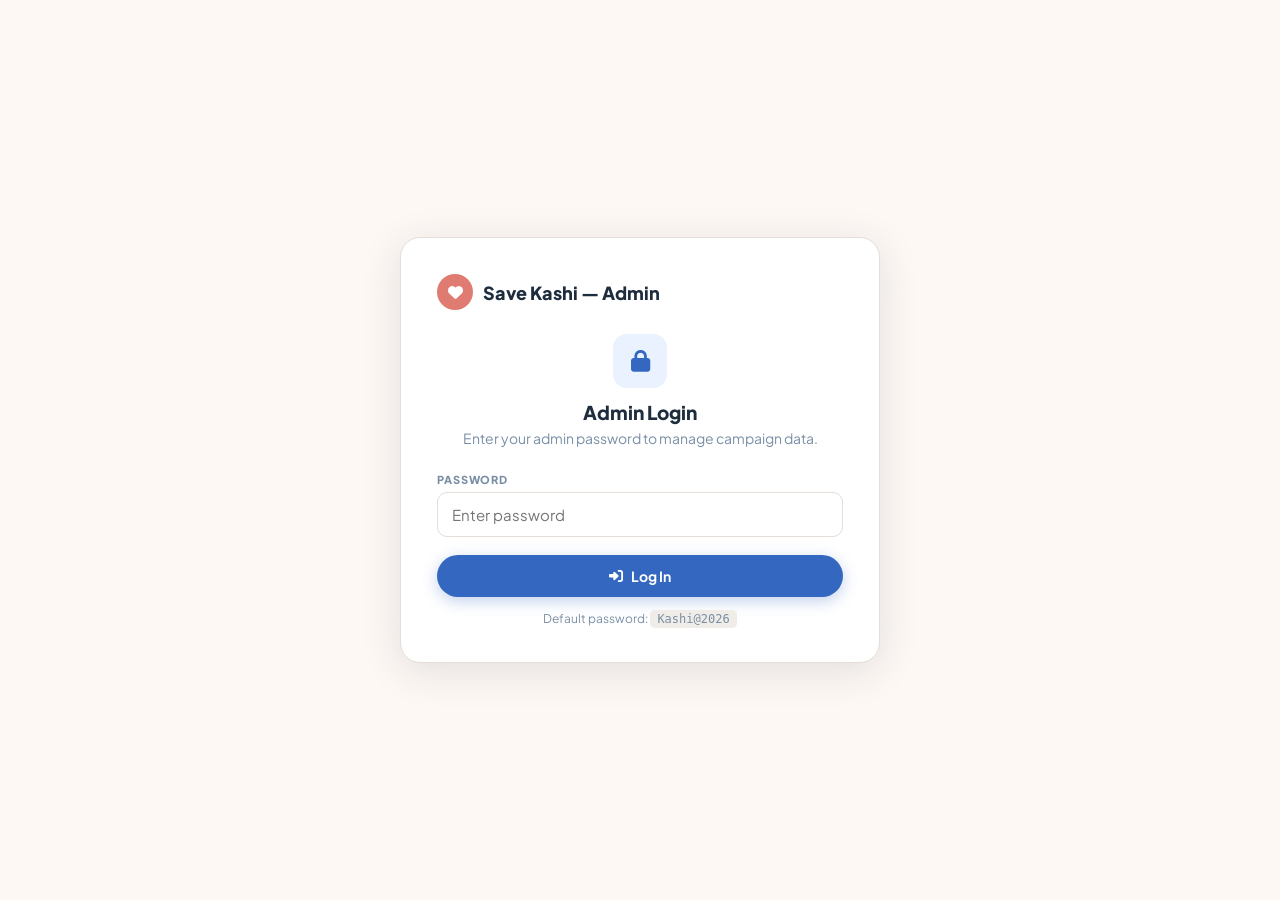
<file: admin.html>
<!DOCTYPE html>
<html lang="en">
<head>
  <meta charset="UTF-8">
  <meta name="viewport" content="width=device-width, initial-scale=1.0">
  <title>Admin — Save Kashi Campaign</title>
  <!--
  ╔══════════════════════════════════════════╗
  ║  SAVE KASHI — ADMIN PANEL               ║
  ║  Default password : Kashi@2026          ║
  ║  Change ADMIN_PASSWORD in <script>      ║
  ╚══════════════════════════════════════════╝
  -->
  <link rel="preconnect" href="https://fonts.googleapis.com">
  <link href="https://fonts.googleapis.com/css2?family=Plus+Jakarta+Sans:wght@400;500;600;700;800&display=swap" rel="stylesheet">
  <link rel="stylesheet" href="https://cdnjs.cloudflare.com/ajax/libs/font-awesome/6.5.0/css/all.min.css">
  <style>
    :root {
      --blue:#3468c0; --blue-l:#ebf2ff; --green:#1a9d8a; --green-l:#e6f7f5;
      --pink:#e07b72; --pink-l:#fef0ef; --text:#1e2d3d; --body:#445566;
      --muted:#7a8fa6; --border:#e5ddd7; --bg:#fdf8f4; --white:#fff;
    }
    *,*::before,*::after{box-sizing:border-box;margin:0;padding:0;}
    body{font-family:'Plus Jakarta Sans',sans-serif;background:var(--bg);color:var(--text);min-height:100vh;}
    a{color:inherit;text-decoration:none;}

    /* ── Screens ── */
    .screen{min-height:100vh;display:flex;align-items:center;justify-content:center;padding:24px;}

    /* ── Cards ── */
    .card{background:var(--white);border-radius:20px;padding:36px;box-shadow:0 8px 40px rgba(30,45,61,.12);border:1px solid var(--border);width:100%;max-width:480px;}
    .card-wide{max-width:880px;}

    /* ── Logo ── */
    .logo{display:flex;align-items:center;gap:10px;font-size:18px;font-weight:800;}
    .logo-icon{width:36px;height:36px;background:var(--pink);border-radius:50%;display:flex;align-items:center;justify-content:center;color:#fff;font-size:15px;flex-shrink:0;}

    /* ── Form ── */
    label{display:block;font-size:11px;font-weight:800;letter-spacing:.08em;text-transform:uppercase;color:var(--muted);margin-bottom:6px;}
    input[type="password"],input[type="number"],input[type="text"]{
      width:100%;padding:12px 14px;border:1.5px solid var(--border);border-radius:10px;
      font-size:15px;font-family:inherit;color:var(--text);background:#fff;
      transition:border .2s,box-shadow .2s;outline:none;
    }
    input:focus{border-color:var(--blue);box-shadow:0 0 0 3px rgba(52,104,192,.12);}
    .field{margin-bottom:18px;}
    .field-hint{font-size:12px;color:var(--muted);margin-top:5px;line-height:1.5;}

    /* ── Buttons ── */
    .btn{display:inline-flex;align-items:center;gap:8px;padding:12px 22px;border-radius:50px;font-size:14px;font-weight:700;cursor:pointer;border:none;font-family:inherit;transition:all .2s;text-decoration:none;}
    .btn-primary{background:var(--blue);color:#fff;box-shadow:0 4px 16px rgba(52,104,192,.3);}
    .btn-primary:hover{background:#2556a8;transform:translateY(-1px);}
    .btn-green{background:var(--green);color:#fff;box-shadow:0 4px 14px rgba(26,157,138,.3);}
    .btn-green:hover{background:#148a78;}
    .btn-ghost{background:transparent;color:var(--body);border:1.5px solid var(--border);}
    .btn-ghost:hover{background:var(--bg);}
    .btn-full{width:100%;justify-content:center;}

    /* ── Dashboard header ── */
    .dash-hd{background:var(--white);border-bottom:1px solid var(--border);padding:14px 28px;display:flex;align-items:center;gap:14px;position:sticky;top:0;z-index:10;}
    .dash-hd-right{margin-left:auto;display:flex;gap:10px;flex-wrap:wrap;}
    .dash-body{max-width:900px;margin:0 auto;padding:28px 20px;}
    .dash-title{font-size:20px;font-weight:800;margin-bottom:4px;}
    .dash-sub{font-size:14px;color:var(--muted);}

    /* ── Grid ── */
    .two-col{display:grid;grid-template-columns:1fr 1fr;gap:22px;margin-top:22px;}
    @media(max-width:640px){.two-col{grid-template-columns:1fr;}}

    /* ── Panel cards ── */
    .panel{background:var(--white);border-radius:16px;padding:24px;border:1px solid var(--border);box-shadow:0 2px 12px rgba(30,45,61,.06);}
    .panel h3{font-size:13px;font-weight:800;text-transform:uppercase;letter-spacing:.08em;color:var(--muted);margin-bottom:18px;}

    /* ── Preview stats ── */
    .pstat{display:flex;align-items:center;gap:12px;padding:11px 0;border-bottom:1px solid #f0ece8;}
    .pstat:last-of-type{border:none;}
    .pstat-icon{width:36px;height:36px;border-radius:9px;display:flex;align-items:center;justify-content:center;font-size:16px;flex-shrink:0;}
    .pstat-val{font-size:17px;font-weight:800;line-height:1;}
    .pstat-lbl{font-size:11px;color:var(--muted);margin-top:2px;}

    /* ── Mini progress ── */
    .mprog{margin-top:16px;}
    .mprog-track{height:8px;background:#f0ecf0;border-radius:100px;overflow:hidden;margin:6px 0 4px;}
    .mprog-fill{height:100%;background:linear-gradient(90deg,var(--blue),#6b9eff);border-radius:100px;transition:width .5s ease;}
    .mprog-labels{display:flex;justify-content:space-between;font-size:11px;color:var(--muted);}

    /* ── Status messages ── */
    .status{padding:12px 16px;border-radius:10px;font-size:14px;font-weight:600;margin-top:14px;display:none;align-items:center;gap:8px;}
    .status.success{background:var(--green-l);color:#0d5a51;display:flex;}
    .status.error{background:var(--pink-l);color:#8a2a25;display:flex;}

    /* ── Setup steps ── */
    .step{display:flex;gap:14px;margin-bottom:18px;}
    .step-num{width:26px;height:26px;border-radius:50%;background:var(--blue);color:#fff;font-size:12px;font-weight:800;display:flex;align-items:center;justify-content:center;flex-shrink:0;margin-top:2px;}
    .step-body h4{font-size:14px;font-weight:700;margin-bottom:3px;}
    .step-body p{font-size:13px;color:var(--body);line-height:1.6;}
    .step-body a{color:var(--blue);font-weight:600;}
    pre{background:#f0ece8;padding:10px 14px;border-radius:8px;font-size:12px;margin-top:6px;overflow-x:auto;white-space:pre-wrap;word-break:break-all;}

    /* ── Error text ── */
    .err{color:#c0473e;font-size:13px;margin-top:7px;display:none;}
    .last-upd{font-size:12px;color:var(--muted);margin-top:12px;display:flex;align-items:center;gap:5px;}
  </style>
</head>
<body>

<!-- ══ 1. LOGIN ══════════════════════════════════════════════════════════ -->
<div class="screen" id="screen-login">
  <div class="card">
    <div style="margin-bottom:24px;">
      <div class="logo"><div class="logo-icon"><i class="fas fa-heart"></i></div>Save Kashi — Admin</div>
    </div>
    <div style="text-align:center;margin-bottom:26px;">
      <div style="width:54px;height:54px;background:var(--blue-l);border-radius:14px;display:flex;align-items:center;justify-content:center;font-size:22px;color:var(--blue);margin:0 auto 12px;"><i class="fas fa-lock"></i></div>
      <h2 style="font-size:19px;font-weight:800;margin-bottom:5px;">Admin Login</h2>
      <p style="font-size:14px;color:var(--muted);">Enter your admin password to manage campaign data.</p>
    </div>
    <div class="field">
      <label for="pw">Password</label>
      <input type="password" id="pw" placeholder="Enter password" onkeydown="if(event.key==='Enter')doLogin()">
      <div class="err" id="pw-err"><i class="fas fa-exclamation-circle"></i>&nbsp;Incorrect password. Please try again.</div>
    </div>
    <button class="btn btn-primary btn-full" onclick="doLogin()"><i class="fas fa-right-to-bracket"></i> Log In</button>
    <p style="text-align:center;font-size:12px;color:var(--muted);margin-top:14px;">
      Default password: <code style="background:#f0ece8;padding:2px 7px;border-radius:5px;font-size:12px;">Kashi@2026</code>
    </p>
  </div>
</div>

<!-- ══ 2. SETUP (first-time JSONbin config) ══════════════════════════════ -->
<div id="screen-setup" style="display:none;">
  <div class="dash-hd">
    <div class="logo"><div class="logo-icon"><i class="fas fa-heart"></i></div>Save Kashi — Admin</div>
    <div class="dash-hd-right">
      <a href="index.html" target="_blank" class="btn btn-ghost" style="font-size:13px;"><i class="fas fa-arrow-up-right-from-square"></i> View Site</a>
      <button class="btn btn-ghost" onclick="doLogout()" style="font-size:13px;"><i class="fas fa-right-from-bracket"></i> Logout</button>
    </div>
  </div>
  <div class="dash-body">
    <div class="card card-wide" style="margin:0 auto;">
      <h2 style="font-size:19px;font-weight:800;margin-bottom:6px;"><i class="fas fa-gears" style="color:var(--blue);margin-right:8px;"></i>One-Time Setup — JSONbin</h2>
      <p style="font-size:14px;color:var(--body);margin-bottom:22px;">JSONbin ek free service hai jo numbers ko cloud mein store karta hai — taki sabke devices par same numbers dikhein. <strong>Ek baar setup karo, phir hamesha easy update.</strong></p>

      <div class="step"><div class="step-num">1</div><div class="step-body"><h4>Free account banao</h4><p><a href="https://jsonbin.io" target="_blank">jsonbin.io</a> par jaao → Sign Up → Email verify karo (free plan kaafi hai)</p></div></div>
      <div class="step"><div class="step-num">2</div><div class="step-body"><h4>Naya Bin banao</h4><p>Dashboard → "Create Bin" → Neeche diya JSON paste karo → Save karo:</p><pre>{"totalFunds":150000000,"raised":4523750,"donors":312,"lastUpdated":"2026-05-25"}</pre></div></div>
      <div class="step"><div class="step-num">3</div><div class="step-body"><h4>Bin ko Public karo</h4><p>Bin settings (gear icon) → "Private" toggle OFF karo → taaki main site bina key ke read kar sake</p></div></div>
      <div class="step"><div class="step-num">4</div><div class="step-body"><h4>Bin ID aur Access Key copy karo</h4><p>Bin ID URL mein hoga: <code style="background:#f0ece8;padding:1px 5px;border-radius:4px;">jsonbin.io/v3/b/<strong>YAHAN_HAI</strong></code><br>Access Key: Account → API Keys → Master Key copy karo</p></div></div>

      <hr style="border:none;border-top:1px solid var(--border);margin:22px 0;">
      <div style="max-width:420px;">
        <div class="field">
          <label>Bin ID (already set)</label>
          <input type="text" value="6a141deb6610dd3ae8a15f8b" readonly style="background:#f0ece8;color:var(--muted);cursor:not-allowed;">
          <div class="field-hint">✓ Yeh fixed hai — change ki zaroorat nahi</div>
        </div>
        <div class="field">
          <label>Master Access Key (likhne ke liye)</label>
          <input type="password" id="setup-key" placeholder="$2b$10$...">
          <div class="field-hint">Account → API Keys → Master Key. Sirf aapke browser mein save hoga.</div>
        </div>
      </div>
      <div style="display:flex;gap:12px;flex-wrap:wrap;align-items:center;">
        <button class="btn btn-primary" onclick="saveSetup()"><i class="fas fa-check"></i> Configuration Save Karo</button>
        <button onclick="skipSetup()" style="background:none;border:none;color:var(--blue);font-weight:600;cursor:pointer;font-family:inherit;font-size:13px;">Skip — sirf is device par save karo →</button>
      </div>
      <div id="setup-status" class="status"></div>
    </div>
  </div>
</div>

<!-- ══ 3. DASHBOARD ══════════════════════════════════════════════════════ -->
<div id="screen-dash" style="display:none;">
  <div class="dash-hd">
    <div class="logo"><div class="logo-icon"><i class="fas fa-heart"></i></div>Save Kashi — Admin</div>
    <div class="dash-hd-right">
      <a href="index.html" target="_blank" class="btn btn-ghost" style="font-size:13px;"><i class="fas fa-arrow-up-right-from-square"></i> Live Site</a>
      <button class="btn btn-ghost" onclick="doLogout()" style="font-size:13px;"><i class="fas fa-right-from-bracket"></i> Logout</button>
    </div>
  </div>

  <div class="dash-body">
    <div style="display:flex;align-items:center;justify-content:space-between;flex-wrap:wrap;gap:12px;margin-bottom:6px;">
      <div>
        <h1 class="dash-title">Campaign Numbers</h1>
        <p class="dash-sub">Yahan update karo — site par turant dikhega</p>
      </div>
      <button class="btn btn-ghost" onclick="refreshData()" style="font-size:13px;"><i class="fas fa-rotate-right"></i> Server se Refresh</button>
    </div>

    <div class="two-col">

      <!-- Left: Preview -->
      <div class="panel">
        <h3><i class="fas fa-eye" style="margin-right:5px;"></i> Live Preview (site par aisa dikhega)</h3>

        <div class="pstat">
          <div class="pstat-icon" style="background:var(--blue-l);color:var(--blue);"><i class="fas fa-indian-rupee-sign"></i></div>
          <div><div class="pstat-val" id="pv-raised" style="color:var(--blue);">₹45.2 Lakh</div><div class="pstat-lbl">Amount Raised</div></div>
        </div>
        <div class="pstat">
          <div class="pstat-icon" style="background:#fff8e8;color:#b06020;"><i class="fas fa-bullseye"></i></div>
          <div><div class="pstat-val" id="pv-total" style="color:#b06020;">₹15 Crore</div><div class="pstat-lbl">Total Funds Goal</div></div>
        </div>
        <div class="pstat">
          <div class="pstat-icon" style="background:var(--green-l);color:var(--green);"><i class="fas fa-users"></i></div>
          <div><div class="pstat-val" id="pv-donors" style="color:var(--green);">312</div><div class="pstat-lbl">Donors / Supporters</div></div>
        </div>
        <div class="pstat">
          <div class="pstat-icon" style="background:var(--pink-l);color:var(--pink);"><i class="fas fa-chart-line"></i></div>
          <div><div class="pstat-val" id="pv-needed" style="color:var(--pink);">₹14.5 Cr</div><div class="pstat-lbl">Abhi bhi chahiye</div></div>
        </div>

        <div class="mprog">
          <div class="mprog-labels">
            <span id="pv-pct">3.0% funded</span>
            <span>Goal: ₹15 Crore</span>
          </div>
          <div class="mprog-track"><div class="mprog-fill" id="pv-fill" style="width:3%;"></div></div>
        </div>
        <div class="last-upd" id="pv-upd"><i class="fas fa-clock"></i> Last updated: —</div>
      </div>

      <!-- Right: Edit Form -->
      <div class="panel">
        <h3><i class="fas fa-pencil" style="margin-right:5px;color:var(--blue);"></i> Numbers Update Karo</h3>

        <div class="field">
          <label>Total Funds Goal (₹)</label>
          <input type="number" id="inp-total" placeholder="e.g. 150000000" min="0" oninput="livePreview()">
          <div class="field-hint">Default ₹15 Crore = 150000000 &nbsp;|&nbsp; Sirf badle agar goal change ho</div>
        </div>
        <div class="field">
          <label>Amount Raised So Far (₹)</label>
          <input type="number" id="inp-raised" placeholder="e.g. 4523750" min="0" oninput="livePreview()">
          <div class="field-hint">4523750 = ₹45.23 Lakh &nbsp;|&nbsp; 10000000 = ₹1 Crore</div>
        </div>
        <div class="field">
          <label>Number of Donors / Supporters</label>
          <input type="number" id="inp-donors" placeholder="e.g. 312" min="0" oninput="livePreview()">
        </div>

        <button class="btn btn-green btn-full" onclick="saveData()">
          <i class="fas fa-floppy-disk"></i>&nbsp; Save &amp; Publish Live
        </button>
        <div id="save-status" class="status"></div>
        <p style="font-size:12px;color:var(--muted);margin-top:12px;text-align:center;">
          <i class="fas fa-clock"></i>&nbsp; Last Updated date apne aap aaj ki date se set hogi.
        </p>
      </div>

    </div>
  </div>
</div>

<!-- ══ SCRIPT ════════════════════════════════════════════════════════════ -->
<script>

  // ── Config — CHANGE PASSWORD BEFORE DEPLOYING ───────────────────────────
  var ADMIN_PASSWORD = 'Kashi@2026'; // ← CHANGE THIS
  var GOAL = 150000000; // ₹15 Crore — do not change

  // Credentials — hardcoded (only controls campaign display numbers)
  var FIREBASE_URL = 'https://save-kashi-default-rtdb.asia-southeast1.firebasedatabase.app/campaign.json';

  // ── Auth ─────────────────────────────────────────────────────────────────
  function doLogin() {
    var val = document.getElementById('pw').value;
    if (val === ADMIN_PASSWORD) {
      document.getElementById('pw-err').style.display = 'none';
      localStorage.setItem('kashi_admin_auth', '1');
      showScreen('dashboard');
    } else {
      document.getElementById('pw-err').style.display = 'block';
      document.getElementById('pw').value = '';
      document.getElementById('pw').focus();
    }
  }

  function doLogout() {
    localStorage.removeItem('kashi_admin_auth');
    showScreen('login');
  }

  // ── Screens ───────────────────────────────────────────────────────────────
  function showScreen(name) {
    ['login','setup','dash'].forEach(function(s) {
      document.getElementById('screen-' + s).style.display = 'none';
    });
    if (name === 'login')     { document.getElementById('screen-login').style.display = 'flex'; }
    if (name === 'setup')     { document.getElementById('screen-setup').style.display = 'block'; }
    if (name === 'dashboard') { document.getElementById('screen-dash').style.display  = 'block'; refreshData(); }
  }

  function goSetup() { showScreen('setup'); }

  // ── Setup ─────────────────────────────────────────────────────────────────
  function saveSetup() {
    var key = document.getElementById('setup-key').value.trim();
    var st  = document.getElementById('setup-status');
    if (!key) {
      st.className = 'status error'; st.textContent = '⚠ Access Key daalo.'; return;
    }
    ACCESS_KEY = key;
    localStorage.setItem('kashi_admin_cfg', JSON.stringify({ binId: BIN_ID, accessKey: key }));
    st.className = 'status success'; st.textContent = '✓ Saved! Dashboard khul raha hai…';
    setTimeout(function() { showScreen('dashboard'); }, 1100);
  }

  function skipSetup() {
    localStorage.setItem('kashi_admin_cfg', JSON.stringify({ binId: '', accessKey: '' }));
    showScreen('dashboard');
  }

  // ── Data helpers ──────────────────────────────────────────────────────────
  var DEFAULTS = { totalFunds: 150000000, raised: 4523750, donors: 312, lastUpdated: '' };

  function getLocal() {
    try { var d = localStorage.getItem('kashi_data'); return d ? JSON.parse(d) : DEFAULTS; }
    catch(e) { return DEFAULTS; }
  }

  function setLocal(data) {
    localStorage.setItem('kashi_data', JSON.stringify(data));
  }

  function fmtRs(n) {
    if (n >= 10000000) return '₹' + (n / 10000000).toFixed(2) + ' Cr';
    if (n >= 100000)   return '₹' + (n / 100000).toFixed(1)   + ' Lakh';
    return '₹' + n.toLocaleString('en-IN');
  }

  // ── Refresh ───────────────────────────────────────────────────────────────
  async function refreshData() {
    var data = getLocal();
    try {
      var r = await fetch(FIREBASE_URL);
      var j = await r.json();
      if (j) { data = j; setLocal(data); }
    } catch(e) { console.warn('Firebase fetch failed, using local.'); }
    fillForm(data);
    updatePreview(data);
  }

  function fillForm(data) {
    document.getElementById('inp-total').value  = data.totalFunds || GOAL;
    document.getElementById('inp-raised').value = data.raised     || 0;
    document.getElementById('inp-donors').value = data.donors     || 0;
  }

  function updatePreview(data) {
    var total  = parseInt(data.totalFunds) || GOAL;
    var raised = parseInt(data.raised)     || 0;
    var donors = parseInt(data.donors)     || 0;
    var needed = Math.max(0, total - raised);
    var pct    = Math.max(0.5, (raised / total) * 100);

    document.getElementById('pv-total').textContent  = fmtRs(total);
    document.getElementById('pv-raised').textContent = fmtRs(raised);
    document.getElementById('pv-donors').textContent = donors.toLocaleString('en-IN');
    document.getElementById('pv-needed').textContent = fmtRs(needed);
    document.getElementById('pv-pct').textContent    = pct.toFixed(1) + '% funded';
    document.getElementById('pv-fill').style.width   = pct.toFixed(1) + '%';
    document.getElementById('pv-upd').innerHTML      =
      '<i class="fas fa-clock"></i> Last updated: ' + (data.lastUpdated || '—');
  }

  function livePreview() {
    updatePreview({
      totalFunds: parseInt(document.getElementById('inp-total').value)  || GOAL,
      raised:     parseInt(document.getElementById('inp-raised').value) || 0,
      donors:     parseInt(document.getElementById('inp-donors').value) || 0,
    });
  }

  // ── Save ──────────────────────────────────────────────────────────────────
  async function saveData() {
    var raised = parseInt(document.getElementById('inp-raised').value) || 0;
    var donors = parseInt(document.getElementById('inp-donors').value) || 0;
    var st     = document.getElementById('save-status');
    var today  = new Date().toISOString().split('T')[0];
    var total  = parseInt(document.getElementById('inp-total').value)  || GOAL;
    var payload = { totalFunds: total, raised: raised, donors: donors, lastUpdated: today };

    setLocal(payload);
    updatePreview(payload);

    st.className = 'status'; st.style.display = 'flex'; st.textContent = '⏳ Server par save ho raha hai…';
    try {
      var res = await fetch(FIREBASE_URL, {
        method: 'PUT',
        headers: { 'Content-Type': 'application/json' },
        body: JSON.stringify(payload)
      });
      if (res.ok) {
        st.className = 'status success';
        st.innerHTML = '<i class="fas fa-check-circle"></i>&nbsp; Saved! Sabke visitors ko abhi nayi numbers dikhengi.';
      } else { throw new Error('HTTP ' + res.status); }
    } catch(e) {
      st.className = 'status error';
      st.innerHTML = '<i class="fas fa-triangle-exclamation"></i>&nbsp; Server save failed (' + e.message + '). Local mein save hua.';
    }
    setTimeout(function() { st.style.display = 'none'; }, 5000);
  }

  // ── Init ──────────────────────────────────────────────────────────────────
  (function init() {
    var authed = localStorage.getItem('kashi_admin_auth') === '1';
    if (!authed) showScreen('login');
    else         showScreen('dashboard'); // config always present — skip setup
  })();

</script>
</body>
</html>
</file>
